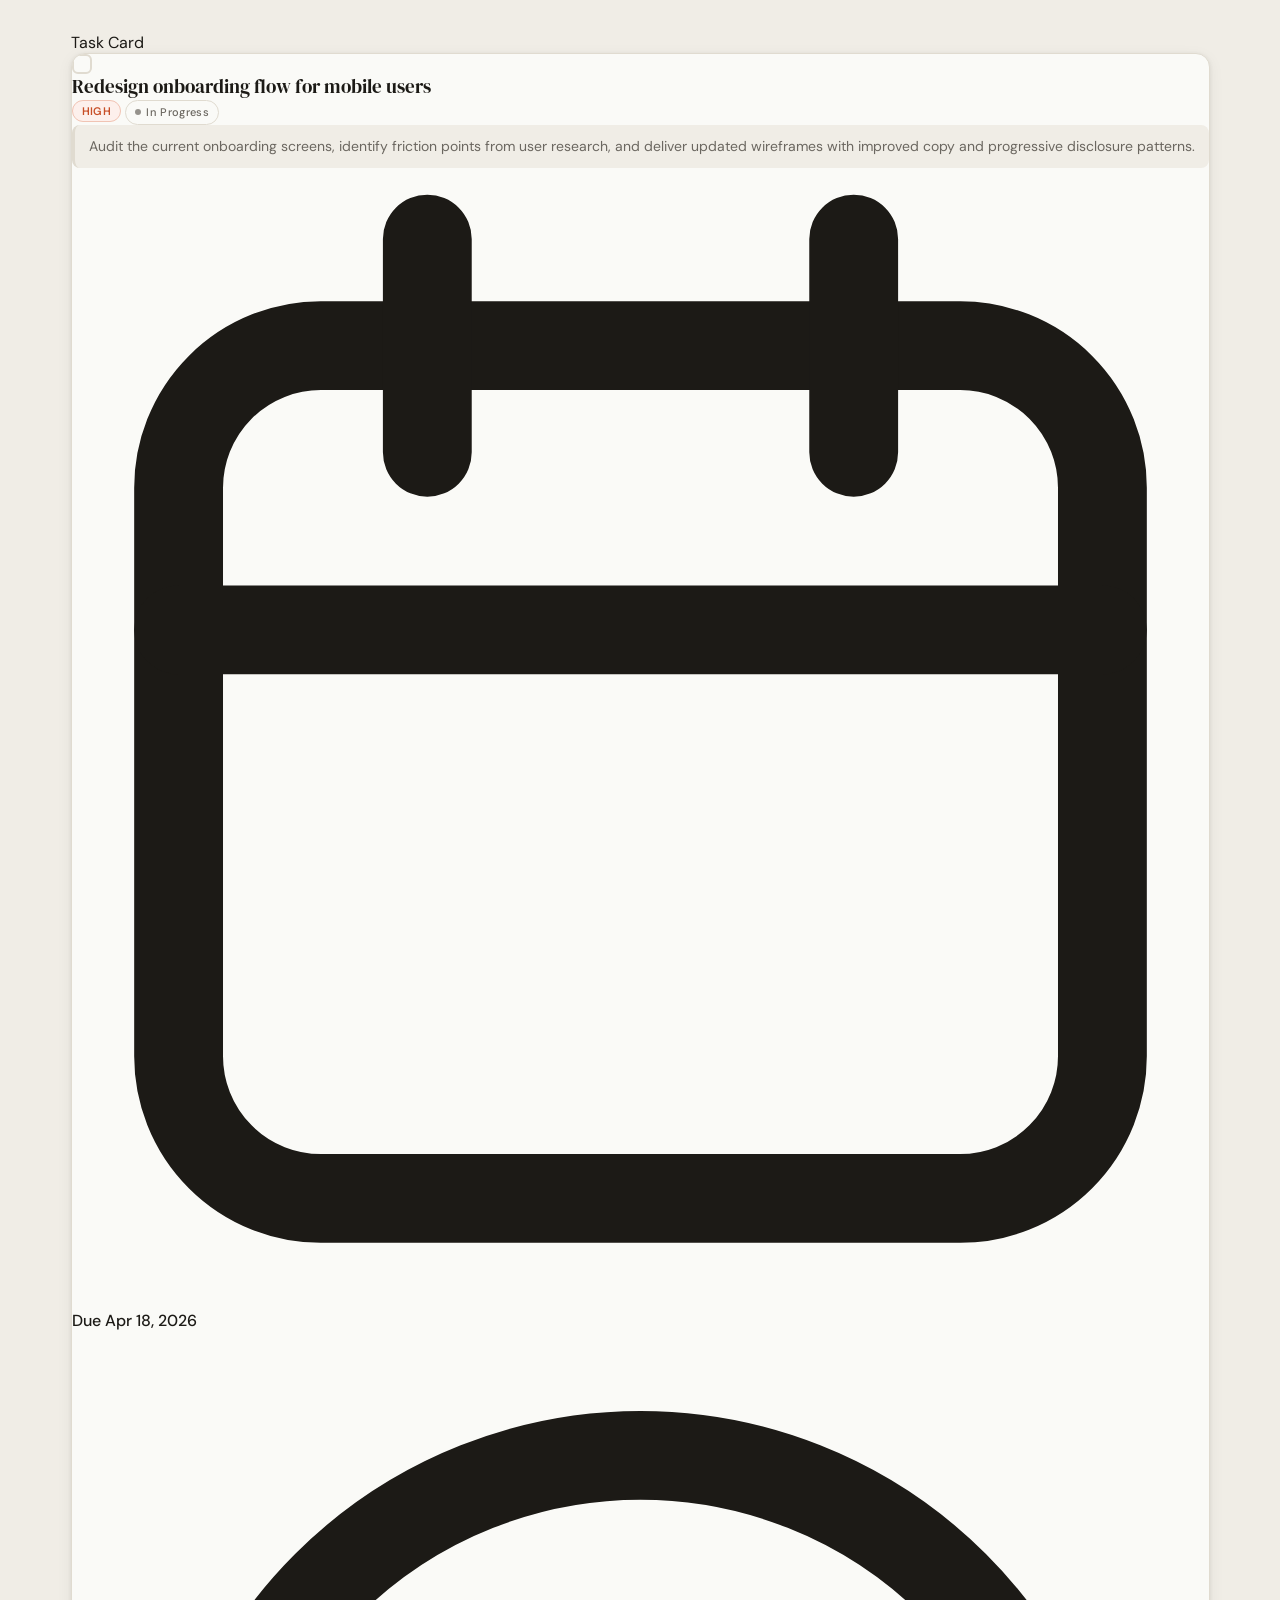
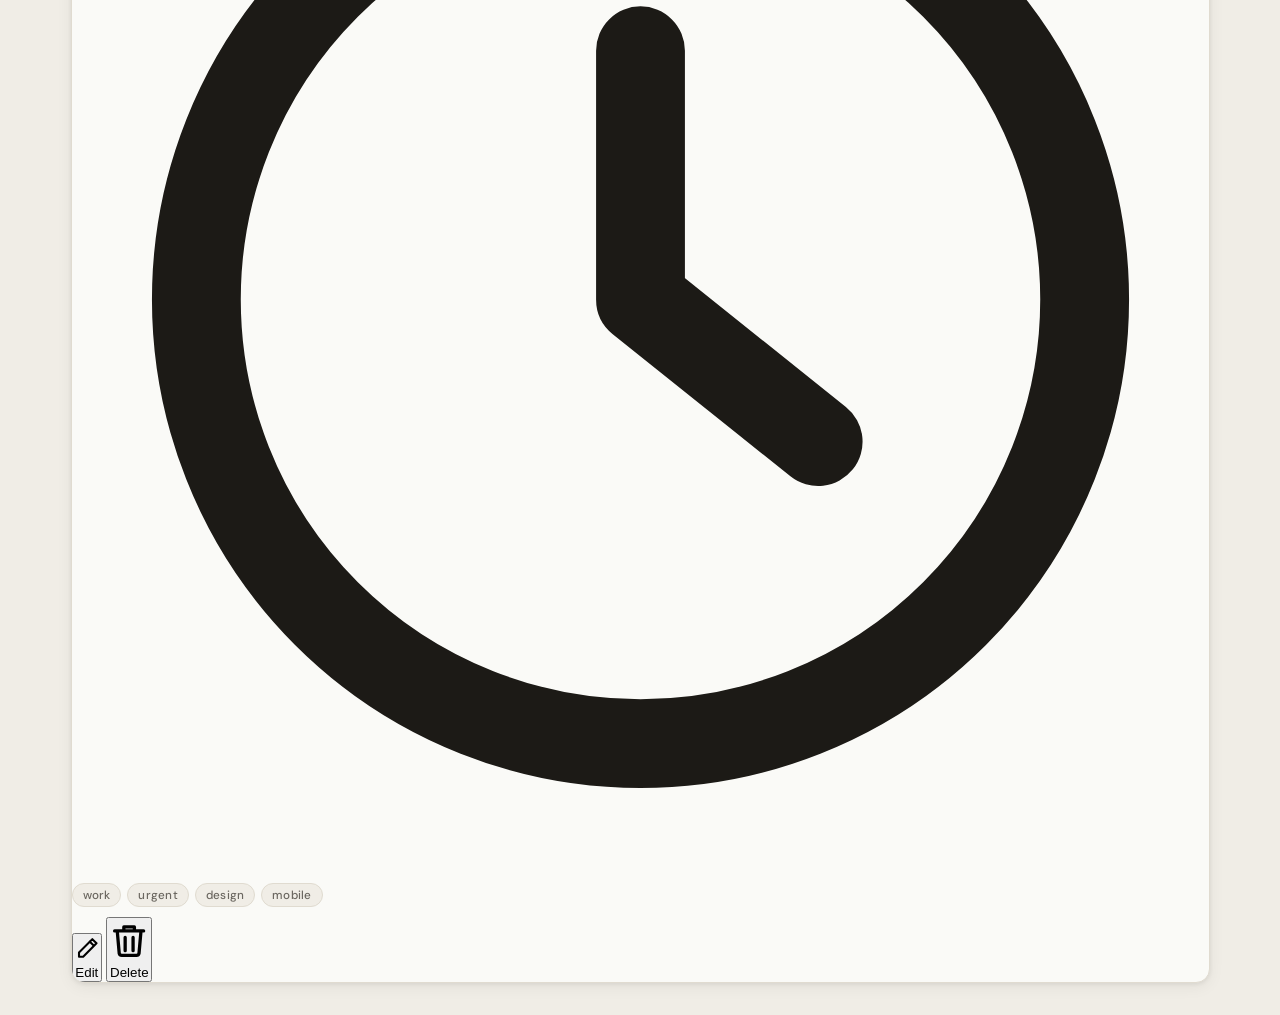
<file: Index.html>
<!DOCTYPE html>
<html lang="en">
<head>
<meta charset="UTF-8" />
<meta name="viewport" content="width=device-width, initial-scale=1.0" />
<title>Todo Card — Frontend Wizards Stage 0</title>
<link rel="preconnect" href="https://fonts.googleapis.com" />
<link rel="preconnect" href="https://fonts.gstatic.com" crossorigin />
<link href="https://fonts.googleapis.com/css2?family=DM+Serif+Display:ital@0;1&family=DM+Sans:wght@300;400;500;600&display=swap" rel="stylesheet" />
<link rel="stylesheet" href="style.css">
</head>
<body>

<div class="page-wrapper">
  <p class="page-label">Task Card</p>

  <article data-testid="test-todo-card" id="todo-card">

    <div class="card-header">
      <div class="checkbox-wrapper">
        <label for="todo-toggle" class="sr-only" style="position:absolute;width:1px;height:1px;overflow:hidden;clip:rect(0,0,0,0);">Mark task as complete</label>
        <input
          type="checkbox"
          id="todo-toggle"
          data-testid="test-todo-complete-toggle"
          aria-label="Mark task as complete"
          onchange="handleToggle(this)"
        />
      </div>

      <div class="title-group">
        <h2 data-testid="test-todo-title" id="todo-title">Redesign onboarding flow for mobile users</h2>
        <div class="badges-row">
          <span
            class="badge priority-high"
            data-testid="test-todo-priority"
            aria-label="Priority: High"
          >High</span>
          <span
            class="badge status-in-progress"
            data-testid="test-todo-status"
            id="status-badge"
            aria-label="Status: In Progress"
          >In Progress</span>
        </div>
      </div>
    </div>

    <p data-testid="test-todo-description" id="todo-description">
      Audit the current onboarding screens, identify friction points from user research, and deliver updated wireframes with improved copy and progressive disclosure patterns.
    </p>

    <div class="date-row">
      <div class="date-item">
        <svg class="date-icon" viewBox="0 0 16 16" fill="none" xmlns="http://www.w3.org/2000/svg" aria-hidden="true">
          <rect x="1.5" y="2.5" width="13" height="12" rx="2" stroke="currentColor" stroke-width="1.25"/>
          <path d="M5 1v3M11 1v3M1.5 6.5h13" stroke="currentColor" stroke-width="1.25" stroke-linecap="round"/>
        </svg>
        <time data-testid="test-todo-due-date" id="due-date-text" datetime="2026-04-18T18:00:00Z">
          Due Apr 18, 2026
        </time>
      </div>
      <div class="date-item">
        <svg class="date-icon" viewBox="0 0 16 16" fill="none" xmlns="http://www.w3.org/2000/svg" aria-hidden="true">
          <circle cx="8" cy="8" r="6.25" stroke="currentColor" stroke-width="1.25"/>
          <path d="M8 4.5V8l2.5 2" stroke="currentColor" stroke-width="1.25" stroke-linecap="round" stroke-linejoin="round"/>
        </svg>
        <span
          data-testid="test-todo-time-remaining"
          id="time-remaining"
          aria-live="polite"
          aria-label="Time remaining"
          class="due-later"
        ></span>
      </div>
    </div>

    <ul data-testid="test-todo-tags" role="list" aria-label="Tags">
      <li data-testid="test-todo-tag-work">work</li>
      <li data-testid="test-todo-tag-urgent">urgent</li>
      <li>design</li>
      <li>mobile</li>
    </ul>

    <div class="card-footer">
      <button
        data-testid="test-todo-edit-button"
        class="action-btn"
        id="edit-btn"
        aria-label="Edit task"
        onclick="handleEdit()"
      >
        <svg viewBox="0 0 16 16" fill="none" xmlns="http://www.w3.org/2000/svg" aria-hidden="true">
          <path d="M11 2.5l2.5 2.5-8 8H3V10.5l8-8z" stroke="currentColor" stroke-width="1.25" stroke-linejoin="round"/>
          <path d="M9.5 4l2 2" stroke="currentColor" stroke-width="1.25" stroke-linecap="round"/>
        </svg>
        Edit
      </button>
      <button
        data-testid="test-todo-delete-button"
        class="action-btn delete"
        aria-label="Delete task"
        onclick="alert('Delete clicked')"
      >
        <svg viewBox="0 0 16 16" fill="none" xmlns="http://www.w3.org/2000/svg" aria-hidden="true">
          <path d="M2.5 4.5h11M6 4.5V3h4v1.5M6.5 7v5M9.5 7v5M3.5 4.5l.75 8.5a1 1 0 001 .75h5.5a1 1 0 001-.75l.75-8.5" stroke="currentColor" stroke-width="1.25" stroke-linecap="round" stroke-linejoin="round"/>
        </svg>
        Delete
      </button>
    </div>

  </article>
</div>

<script src="script.js" defer></script>
</body>
</html>
</file>
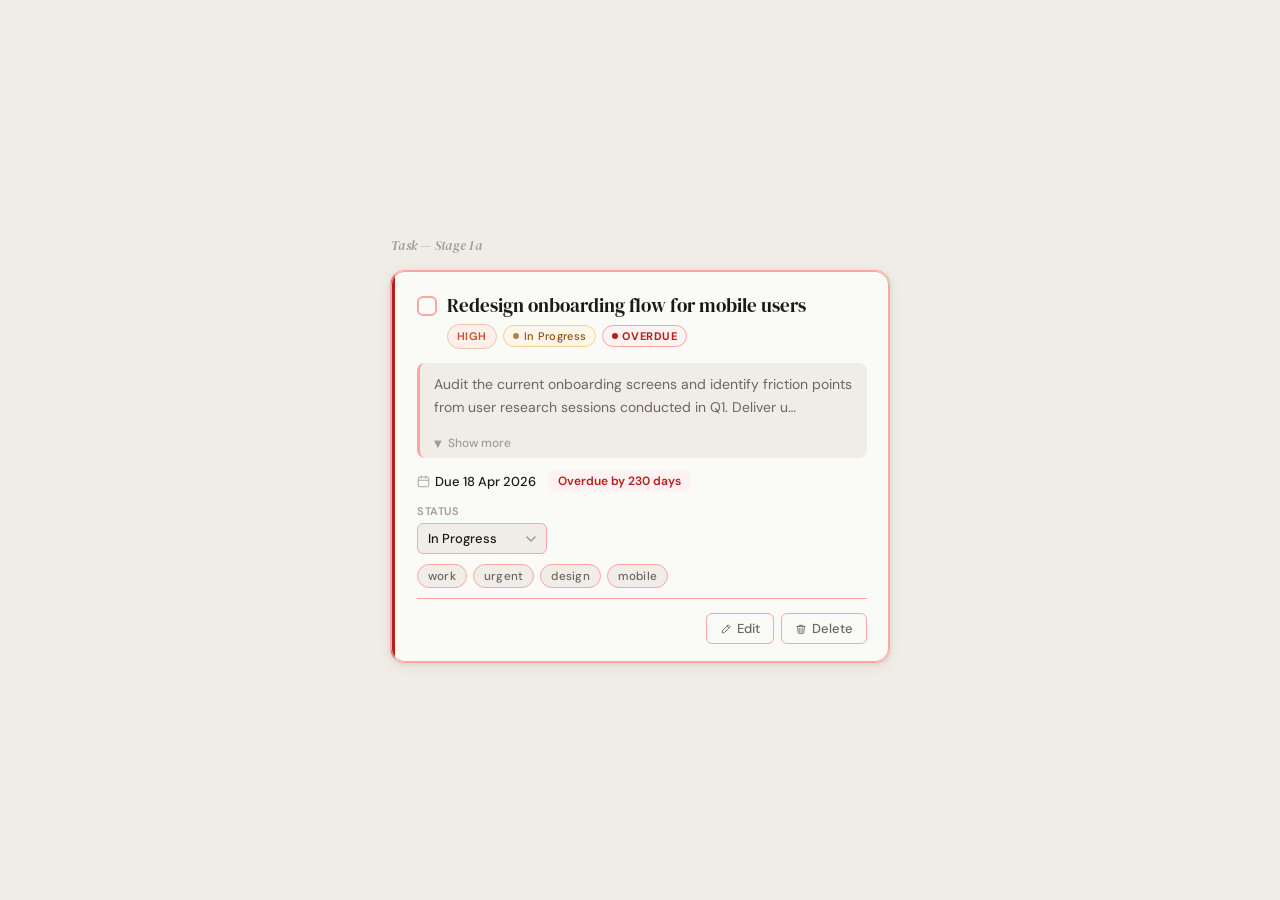
<file: index.html>
<!DOCTYPE html>
<html lang="en">
<head>
<meta charset="UTF-8" />
<meta name="viewport" content="width=device-width, initial-scale=1.0" />
<title>Todo Card — Stage 1a</title>
<link rel="preconnect" href="https://fonts.googleapis.com" />
<link rel="preconnect" href="https://fonts.gstatic.com" crossorigin />
<link href="https://fonts.googleapis.com/css2?family=DM+Serif+Display:ital@0;1&family=DM+Sans:opsz,wght@9..40,300;9..40,400;9..40,500;9..40,600&display=swap" rel="stylesheet" />
<link rel="stylesheet" href="style.css">
</head>
<body>
<div class="page">
  <p class="eyebrow">Task — Stage 1a</p>

  <article data-testid="test-todo-card" id="todo-card" class="priority-high">

    <div data-testid="test-todo-priority-indicator" aria-hidden="true"></div>

    <!-- VIEW MODE -->
    <div class="card-inner" id="view-mode">

      <div class="card-head">
        <div class="cb-wrap">
          <label for="todo-cb" style="position:absolute;width:1px;height:1px;overflow:hidden;clip:rect(0,0,0,0)">Mark complete</label>
          <input type="checkbox" id="todo-cb" data-testid="test-todo-complete-toggle" aria-label="Mark task as complete" />
        </div>

        <div class="title-stack">
          <h2 data-testid="test-todo-title" id="todo-title">Redesign onboarding flow for mobile users</h2>
          <div class="badges">
            <span data-testid="test-todo-priority" id="priority-badge" class="badge priority-high" aria-label="Priority: High">High</span>
            <span data-testid="test-todo-status"   id="status-badge"   class="s-in-progress" aria-label="Status: In Progress">In Progress</span>
            <span data-testid="test-todo-overdue-indicator" id="overdue-badge" aria-live="assertive">Overdue</span>
          </div>
        </div>
      </div>

      <!-- Description (short shown inline; long in collapsible) -->
      <div class="desc-wrap" id="desc-wrap">
        <!-- filled by JS -->
      </div>

      <!-- Meta row -->
      <div class="meta-row">
        <div class="meta-item">
          <svg class="meta-icon" viewBox="0 0 16 16" fill="none" aria-hidden="true">
            <rect x="1.5" y="2.5" width="13" height="12" rx="2" stroke="currentColor" stroke-width="1.25"/>
            <path d="M5 1v3M11 1v3M1.5 6.5h13" stroke="currentColor" stroke-width="1.25" stroke-linecap="round"/>
          </svg>
          <time data-testid="test-todo-due-date" id="due-date-el" datetime="">—</time>
        </div>
        <span data-testid="test-todo-time-remaining" id="time-remaining" aria-live="polite" class="tr-later"></span>
      </div>

      <!-- Status control -->
      <div class="status-control-wrap">
        <label class="ctrl-label" for="status-select">Status</label>
        <select data-testid="test-todo-status-control" id="status-select" aria-label="Change task status">
          <option value="Pending">Pending</option>
          <option value="In Progress" selected>In Progress</option>
          <option value="Done">Done</option>
        </select>
      </div>

      <!-- Tags -->
      <ul data-testid="test-todo-tags" role="list" aria-label="Tags">
        <li data-testid="test-todo-tag-work">work</li>
        <li data-testid="test-todo-tag-urgent">urgent</li>
        <li>design</li>
        <li>mobile</li>
      </ul>

      <!-- Footer actions -->
      <div class="card-foot">
        <button data-testid="test-todo-edit-button" class="btn" id="edit-btn" aria-label="Edit task" onclick="openEdit()">
          <svg viewBox="0 0 16 16" fill="none" aria-hidden="true">
            <path d="M11 2.5l2.5 2.5-8 8H3V10.5l8-8z" stroke="currentColor" stroke-width="1.25" stroke-linejoin="round"/>
            <path d="M9.5 4l2 2" stroke="currentColor" stroke-width="1.25" stroke-linecap="round"/>
          </svg>
          Edit
        </button>
        <button data-testid="test-todo-delete-button" class="btn btn-delete" aria-label="Delete task" onclick="alert('Delete clicked')">
          <svg viewBox="0 0 16 16" fill="none" aria-hidden="true">
            <path d="M2.5 4.5h11M6 4.5V3h4v1.5M6.5 7v5M9.5 7v5M3.5 4.5l.75 8.5a1 1 0 001 .75h5.5a1 1 0 001-.75l.75-8.5" stroke="currentColor" stroke-width="1.25" stroke-linecap="round" stroke-linejoin="round"/>
          </svg>
          Delete
        </button>
      </div>
    </div>

    <!-- EDIT MODE FORM -->
    <form data-testid="test-todo-edit-form" id="edit-form" aria-label="Edit task" onsubmit="return false;">

      <div class="form-field">
        <label for="edit-title">Title</label>
        <input data-testid="test-todo-edit-title-input" id="edit-title" type="text" autocomplete="off" />
      </div>

      <div class="form-field">
        <label for="edit-desc">Description</label>
        <textarea data-testid="test-todo-edit-description-input" id="edit-desc"></textarea>
      </div>

      <div class="form-row">
        <div class="form-field">
          <label for="edit-priority">Priority</label>
          <select data-testid="test-todo-edit-priority-select" id="edit-priority">
            <option value="Low">Low</option>
            <option value="Medium">Medium</option>
            <option value="High" selected>High</option>
          </select>
        </div>
        <div class="form-field">
          <label for="edit-due">Due Date</label>
          <input data-testid="test-todo-edit-due-date-input" id="edit-due" type="datetime-local" />
        </div>
      </div>

      <div class="form-actions">
        <button data-testid="test-todo-cancel-button" type="button" class="btn" onclick="closeEdit(false)" aria-label="Cancel editing">Cancel</button>
        <button data-testid="test-todo-save-button"   type="button" class="btn btn-save" onclick="closeEdit(true)" aria-label="Save changes">Save</button>
      </div>

    </form>

  </article>
</div>

<script src="script.js"></script>
</body>
</html>
</file>
<file: style.css>
*, *::before, *::after { box-sizing: border-box; margin: 0; padding: 0; }
 
:root {
  --bg: #f0ede6;
  --card: #fafaf7;
  --card-border: #e0dbd0;
  --txt: #1c1a16;
  --txt-2: #6b6760;
  --txt-3: #a09d97;
  --accent: #c84f28;
  --accent-bg: #fdf0ec;
  --accent-bd: #f0c4b4;
  --green: #2d6a4f;
  --green-bg: #eef7f2;
  --green-bd: #b7dfc9;
  --amber: #905008;
  --amber-bg: #fef6e8;
  --amber-bd: #f5d08a;
  --blue: #1a4f7a;
  --blue-bg: #ebf3fb;
  --blue-bd: #aecde8;
  --red: #b91c1c;
  --red-bg: #fef2f2;
  --red-bd: #fca5a5;
  --serif: 'DM Serif Display', Georgia, serif;
  --sans: 'DM Sans', system-ui, sans-serif;
  --r: 14px;
  --r-sm: 8px;
  --r-xs: 6px;
  --shadow: 0 1px 4px rgba(20,15,5,.07), 0 4px 16px rgba(20,15,5,.06);
}
 
@media (prefers-color-scheme: dark) {
  :root {
    --bg: #181612;
    --card: #211f1b;
    --card-border: #38352c;
    --txt: #edeae2;
    --txt-2: #9a9790;
    --txt-3: #6a6760;
    --accent: #e87050;
    --accent-bg: #2d1c14;
    --accent-bd: #5c2e1e;
    --green: #5fba8a;
    --green-bg: #142419;
    --green-bd: #1f4d35;
    --amber: #e8a040;
    --amber-bg: #221808;
    --amber-bd: #5a3d10;
    --blue: #60a8e0;
    --blue-bg: #0d1e2e;
    --blue-bd: #1a3d5c;
    --red: #f87171;
    --red-bg: #2d1010;
    --red-bd: #7f1d1d;
    --shadow: 0 1px 4px rgba(0,0,0,.3), 0 4px 16px rgba(0,0,0,.25);
  }
}
 
body {
  font-family: var(--sans);
  background: var(--bg);
  min-height: 100vh;
  display: flex;
  align-items: center;
  justify-content: center;
  padding: 2rem 1rem;
  color: var(--txt);
}
 
.page {
  width: 100%;
  max-width: 500px;
}
 
.eyebrow {
  font-family: var(--serif);
  font-style: italic;
  font-size: 13px;
  color: var(--txt-3);
  margin-bottom: 1rem;
  padding-left: 1px;
  letter-spacing: .02em;
}
 
/* ─── CARD ─── */
article[data-testid="test-todo-card"] {
  background: var(--card);
  border: 1px solid var(--card-border);
  border-radius: var(--r);
  box-shadow: var(--shadow);
  overflow: hidden;
  transition: box-shadow .25s;
  position: relative;
}
 
/* Priority indicator — left border */
[data-testid="test-todo-priority-indicator"] {
  position: absolute;
  top: 0; left: 0; bottom: 0;
  width: 4px;
  border-radius: var(--r) 0 0 var(--r);
  transition: background .3s;
}
 
.priority-high [data-testid="test-todo-priority-indicator"]  { background: var(--accent); }
.priority-medium [data-testid="test-todo-priority-indicator"]{ background: var(--amber); }
.priority-low [data-testid="test-todo-priority-indicator"]   { background: var(--blue); }
.status-done [data-testid="test-todo-priority-indicator"]    { background: var(--green); }
.status-overdue [data-testid="test-todo-priority-indicator"] { background: var(--red); }
 
.card-inner { padding: 1.375rem 1.375rem 1.125rem 1.625rem; }
 
/* ─── HEADER ─── */
.card-head {
  display: flex;
  align-items: flex-start;
  gap: 10px;
  margin-bottom: .875rem;
}
 
/* Checkbox */
.cb-wrap { flex-shrink: 0; padding-top: 3px; }
input[type="checkbox"][data-testid="test-todo-complete-toggle"] {
  appearance: none;
  -webkit-appearance: none;
  width: 20px; height: 20px;
  border: 2px solid var(--card-border);
  border-radius: 6px;
  cursor: pointer;
  background: transparent;
  display: grid;
  place-content: center;
  transition: border-color .2s, background .2s;
  flex-shrink: 0;
}
input[type="checkbox"][data-testid="test-todo-complete-toggle"]::after {
  content:'';
  width: 10px; height: 6px;
  border-left: 2.5px solid #fff;
  border-bottom: 2.5px solid #fff;
  transform: rotate(-45deg) scale(0) translateY(-1px);
  transition: transform .15s;
}
input[type="checkbox"][data-testid="test-todo-complete-toggle"]:hover { border-color: var(--green); }
input[type="checkbox"][data-testid="test-todo-complete-toggle"]:checked { background: var(--green); border-color: var(--green); }
input[type="checkbox"][data-testid="test-todo-complete-toggle"]:checked::after { transform: rotate(-45deg) scale(1) translateY(-1px); }
input[type="checkbox"][data-testid="test-todo-complete-toggle"]:focus-visible { outline: 2px solid var(--accent); outline-offset: 2px; }
 
.title-stack { flex: 1; min-width: 0; }
 
h2[data-testid="test-todo-title"] {
  font-family: var(--serif);
  font-weight: 400;
  font-size: 1.175rem;
  line-height: 1.35;
  color: var(--txt);
  transition: color .2s, text-decoration .2s;
  word-break: break-word;
}
 
.status-done h2[data-testid="test-todo-title"] {
  text-decoration: line-through;
  color: var(--txt-3);
}
 
/* Badge row */
.badges {
  display: flex;
  flex-wrap: wrap;
  gap: 6px;
  margin-top: 6px;
  align-items: center;
}
 
.badge {
  font-size: 11px;
  font-weight: 600;
  letter-spacing: .04em;
  padding: 3px 9px;
  border-radius: 20px;
  text-transform: uppercase;
  line-height: 1.5;
  transition: background .3s, color .3s, border-color .3s;
}
 
[data-testid="test-todo-priority"].priority-high  { background:var(--accent-bg); color:var(--accent); border:1px solid var(--accent-bd); }
[data-testid="test-todo-priority"].priority-medium{ background:var(--amber-bg);  color:var(--amber);  border:1px solid var(--amber-bd); }
[data-testid="test-todo-priority"].priority-low   { background:var(--blue-bg);   color:var(--blue);   border:1px solid var(--blue-bd); }
 
[data-testid="test-todo-status"] {
  font-size: 11px;
  font-weight: 500;
  letter-spacing: .03em;
  padding: 3px 9px;
  border-radius: 20px;
  border: 1px solid var(--card-border);
  color: var(--txt-2);
  display: inline-flex; align-items: center; gap: 5px;
  text-transform: capitalize;
  transition: all .25s;
}
[data-testid="test-todo-status"]::before {
  content:'';
  width: 6px; height: 6px;
  border-radius: 50%;
  background: currentColor;
  opacity: .7;
  flex-shrink: 0;
}
[data-testid="test-todo-status"].s-done       { color:var(--green); border-color:var(--green-bd); background:var(--green-bg); }
[data-testid="test-todo-status"].s-in-progress{ color:var(--amber); border-color:var(--amber-bd); background:var(--amber-bg); }
[data-testid="test-todo-status"].s-pending    { color:var(--blue);  border-color:var(--blue-bd);  background:var(--blue-bg); }
 
/* Overdue indicator */
[data-testid="test-todo-overdue-indicator"] {
  font-size: 11px;
  font-weight: 700;
  letter-spacing: .05em;
  padding: 3px 9px;
  border-radius: 20px;
  border: 1px solid var(--red-bd);
  color: var(--red);
  background: var(--red-bg);
  text-transform: uppercase;
  display: none;
  animation: pulse 2s ease-in-out infinite;
}
[data-testid="test-todo-overdue-indicator"].visible { display: inline-flex; align-items: center; gap: 4px; }
[data-testid="test-todo-overdue-indicator"]::before { content:''; width:6px; height:6px; border-radius:50%; background:currentColor; flex-shrink:0; }
@keyframes pulse { 0%,100%{opacity:1} 50%{opacity:.65} }
 
/* ─── DESCRIPTION + EXPAND ─── */
.desc-wrap { margin: .75rem 0; }
 
[data-testid="test-todo-collapsible-section"] {
  overflow: hidden;
  transition: max-height .35s cubic-bezier(.4,0,.2,1);
  max-height: 0;
}
[data-testid="test-todo-collapsible-section"].expanded { max-height: 600px; }
 
/* description shown outside collapse (short) or inside (long) */
[data-testid="test-todo-description"] {
  font-size: .875rem;
  line-height: 1.7;
  color: var(--txt-2);
  padding: .625rem .875rem;
  background: var(--bg);
  border-radius: var(--r-sm);
  border-left: 3px solid var(--card-border);
  word-break: break-word;
  transition: border-color .3s;
}
.status-done    [data-testid="test-todo-description"] { border-left-color: var(--green); }
.status-overdue [data-testid="test-todo-description"] { border-left-color: var(--red); color: var(--txt-3); }
 
.desc-preview {
  font-size: .875rem;
  color: var(--txt-2);
  line-height: 1.7;
  padding: .625rem .875rem;
  background: var(--bg);
  border-radius: var(--r-sm) var(--r-sm) 0 0;
  border-left: 3px solid var(--card-border);
  word-break: break-word;
  white-space: pre-line;
  transition: border-color .3s;
}
 
button[data-testid="test-todo-expand-toggle"] {
  display: flex; align-items: center; gap: 6px;
  font-family: var(--sans);
  font-size: .75rem;
  font-weight: 500;
  color: var(--txt-3);
  background: var(--bg);
  border: none;
  border-left: 3px solid var(--card-border);
  border-radius: 0 0 var(--r-sm) var(--r-sm);
  padding: 5px .875rem 7px;
  cursor: pointer;
  width: 100%;
  text-align: left;
  transition: color .15s, background .15s;
}
button[data-testid="test-todo-expand-toggle"]:hover { color: var(--accent); background: var(--accent-bg); }
button[data-testid="test-todo-expand-toggle"]:focus-visible { outline: 2px solid var(--accent); outline-offset: 2px; }
.expand-icon { transition: transform .3s; display: inline-block; font-size: 10px; }
button[data-testid="test-todo-expand-toggle"][aria-expanded="true"] .expand-icon { transform: rotate(180deg); }
 
/* ─── DATE / TIME ROW ─── */
.meta-row {
  display: flex; flex-wrap: wrap; gap: 12px;
  align-items: center;
  margin: .75rem 0;
  font-size: .8125rem;
}
 
.meta-item {
  display: flex; align-items: center; gap: 5px;
  color: var(--txt-2);
}
.meta-icon { width: 13px; height: 13px; opacity: .55; flex-shrink: 0; }
 
time[data-testid="test-todo-due-date"] { font-weight: 500; color: var(--txt); }
 
[data-testid="test-todo-time-remaining"] {
  font-size: .75rem;
  font-weight: 600;
  padding: 3px 10px;
  border-radius: var(--r-xs);
  transition: all .3s;
}
[data-testid="test-todo-time-remaining"].tr-later   { background:var(--green-bg); color:var(--green); }
[data-testid="test-todo-time-remaining"].tr-soon    { background:var(--amber-bg); color:var(--amber); }
[data-testid="test-todo-time-remaining"].tr-overdue { background:var(--red-bg);   color:var(--red);   }
[data-testid="test-todo-time-remaining"].tr-done    { background:var(--green-bg); color:var(--green); }
 
/* ─── STATUS CONTROL ─── */
.status-control-wrap {
  margin: .625rem 0;
}
label.ctrl-label {
  display: block;
  font-size: 11px;
  font-weight: 600;
  letter-spacing: .05em;
  text-transform: uppercase;
  color: var(--txt-3);
  margin-bottom: 5px;
}
 
select[data-testid="test-todo-status-control"] {
  font-family: var(--sans);
  font-size: .8125rem;
  font-weight: 500;
  color: var(--txt);
  background: var(--bg);
  border: 1px solid var(--card-border);
  border-radius: var(--r-xs);
  padding: 6px 28px 6px 10px;
  cursor: pointer;
  appearance: none;
  -webkit-appearance: none;
  background-image: url("data:image/svg+xml,%3Csvg xmlns='http://www.w3.org/2000/svg' width='10' height='6' fill='none'%3E%3Cpath d='M1 1l4 4 4-4' stroke='%239a9790' stroke-width='1.5' stroke-linecap='round' stroke-linejoin='round'/%3E%3C/svg%3E");
  background-repeat: no-repeat;
  background-position: right 10px center;
  transition: border-color .15s;
  min-width: 130px;
}
select[data-testid="test-todo-status-control"]:hover  { border-color: var(--accent); }
select[data-testid="test-todo-status-control"]:focus-visible { outline: 2px solid var(--accent); outline-offset: 2px; }
 
/* ─── TAGS ─── */
ul[data-testid="test-todo-tags"] {
  list-style: none;
  display: flex; flex-wrap: wrap;
  gap: 6px;
  margin: .625rem 0;
}
ul[data-testid="test-todo-tags"] li {
  font-size: .73rem;
  font-weight: 500;
  padding: 3px 10px;
  border-radius: 20px;
  background: var(--bg);
  border: 1px solid var(--card-border);
  color: var(--txt-2);
  letter-spacing: .02em;
  transition: border-color .15s, color .15s;
}
ul[data-testid="test-todo-tags"] li:hover { border-color: var(--accent); color: var(--accent); }
 
/* ─── FOOTER / ACTIONS ─── */
.card-foot {
  display: flex; justify-content: flex-end; gap: 7px;
  padding-top: .875rem;
  border-top: 1px solid var(--card-border);
}
 
.btn {
  display: inline-flex; align-items: center; gap: 5px;
  font-family: var(--sans);
  font-size: .8125rem;
  font-weight: 500;
  padding: 6px 13px;
  border-radius: var(--r-xs);
  border: 1px solid var(--card-border);
  background: transparent;
  color: var(--txt-2);
  cursor: pointer;
  transition: all .15s;
}
.btn svg { width: 12px; height: 12px; flex-shrink: 0; }
.btn:hover            { border-color: var(--accent); color: var(--accent); background: var(--accent-bg); }
.btn:focus-visible    { outline: 2px solid var(--accent); outline-offset: 2px; }
.btn:active           { transform: scale(.97); }
.btn.btn-delete:hover { border-color: var(--red); color: var(--red); background: var(--red-bg); }
 
/* ─── EDIT FORM ─── */
[data-testid="test-todo-edit-form"] {
  display: none;
  flex-direction: column;
  gap: .875rem;
  padding: 1.375rem 1.375rem 1.125rem 1.625rem;
}
[data-testid="test-todo-edit-form"].active { display: flex; }
 
.form-field { display: flex; flex-direction: column; gap: 5px; }
.form-field label {
  font-size: 11px;
  font-weight: 600;
  letter-spacing: .05em;
  text-transform: uppercase;
  color: var(--txt-3);
}
.form-field input,
.form-field textarea,
.form-field select {
  font-family: var(--sans);
  font-size: .875rem;
  color: var(--txt);
  background: var(--bg);
  border: 1px solid var(--card-border);
  border-radius: var(--r-xs);
  padding: 8px 10px;
  width: 100%;
  transition: border-color .15s;
  resize: vertical;
}
.form-field input:focus,
.form-field textarea:focus,
.form-field select:focus { outline: 2px solid var(--accent); outline-offset: 0; border-color: transparent; }
.form-field textarea { min-height: 90px; }
 
.form-row {
  display: grid;
  grid-template-columns: 1fr 1fr;
  gap: .875rem;
}
 
.form-actions {
  display: flex; justify-content: flex-end; gap: 7px;
  padding-top: .5rem;
  border-top: 1px solid var(--card-border);
}
 
.btn-save {
  background: var(--accent);
  border-color: var(--accent);
  color: #fff;
  font-weight: 600;
}
.btn-save:hover { background: color-mix(in srgb, var(--accent) 85%, black); border-color: color-mix(in srgb, var(--accent) 85%, black); color: #fff; }
 
/* ─── OVERDUE VISUAL ─── */
.status-overdue { --card-border: var(--red-bd); }
.status-overdue::after {
  content: '';
  position: absolute;
  inset: 0;
  border-radius: var(--r);
  box-shadow: inset 0 0 0 1px var(--red-bd);
  pointer-events: none;
}
 
/* ─── RESPONSIVE ─── */
@media (max-width: 480px) {
  body { padding: 1rem .75rem; align-items: flex-start; }
  .page { max-width: 100%; }
  .form-row { grid-template-columns: 1fr; }
  .card-inner, [data-testid="test-todo-edit-form"] { padding: 1.125rem 1.125rem 1rem 1.375rem; }
}
</file>
